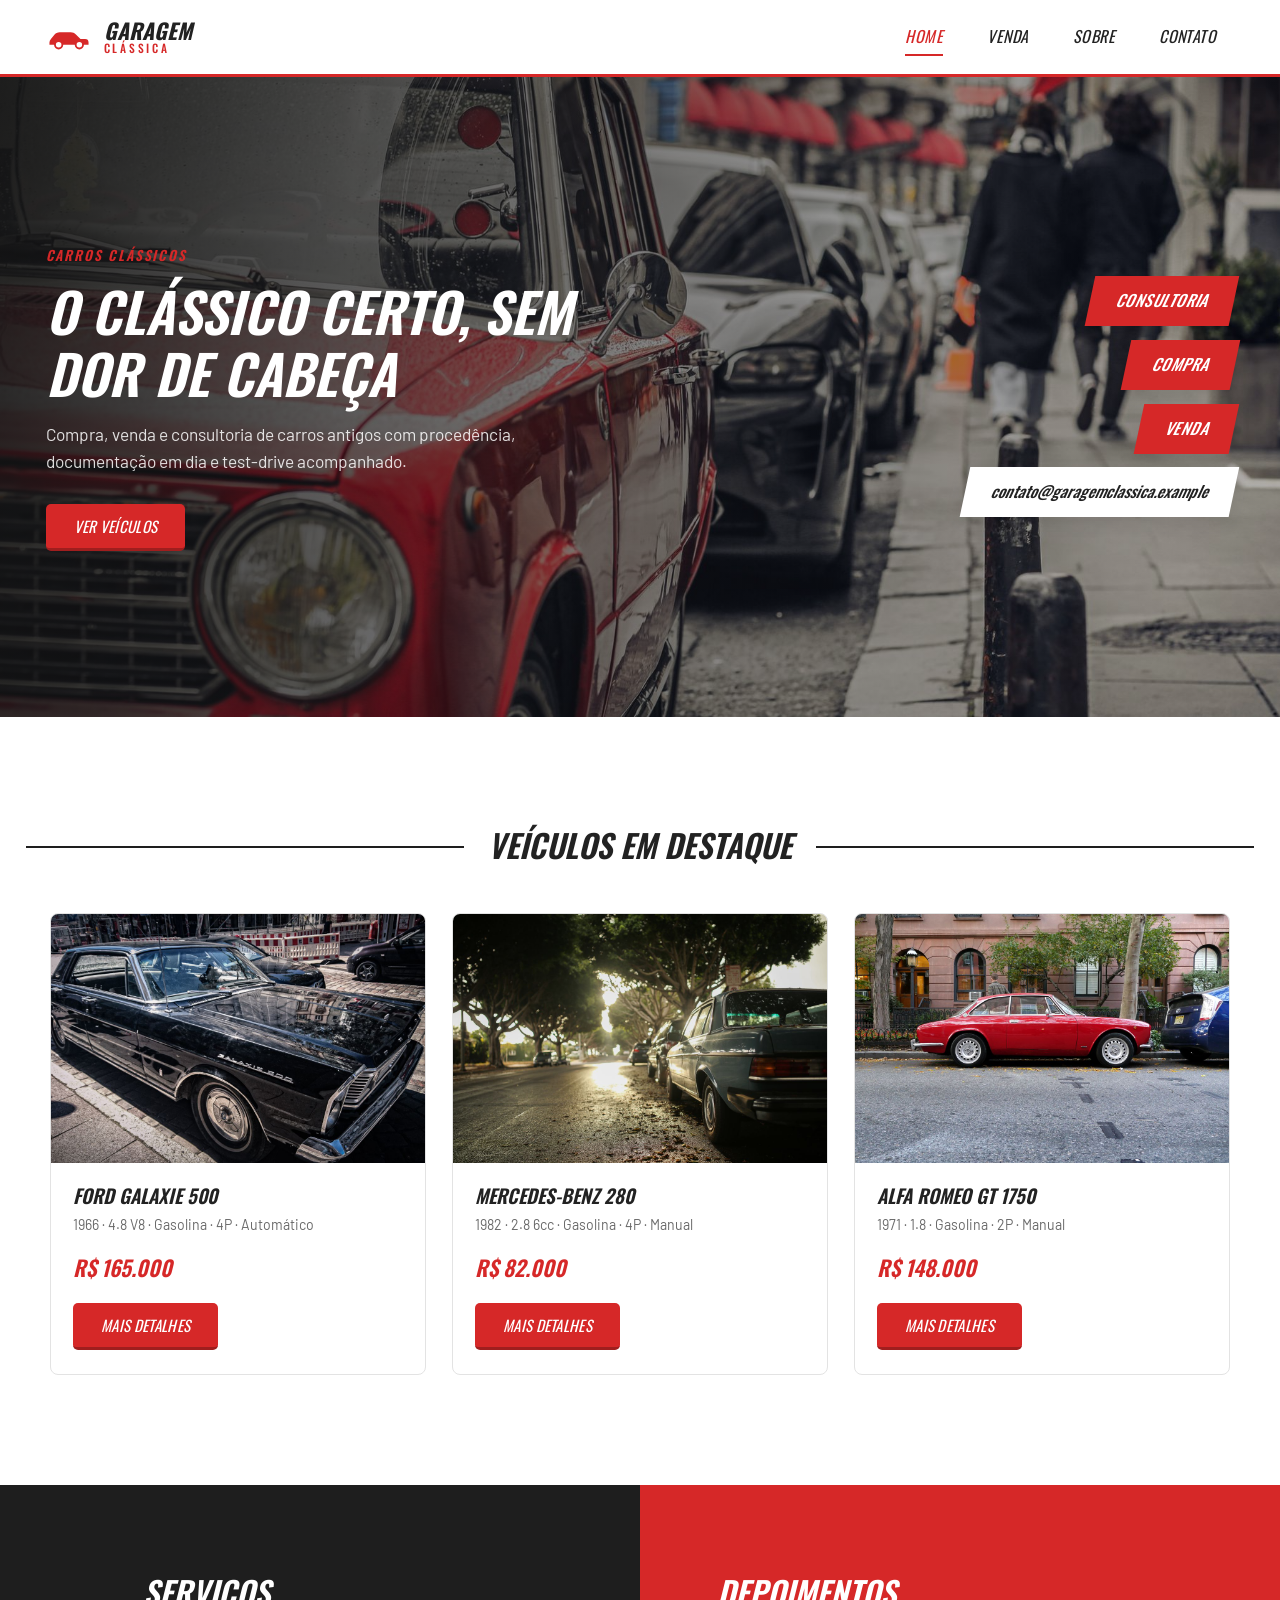
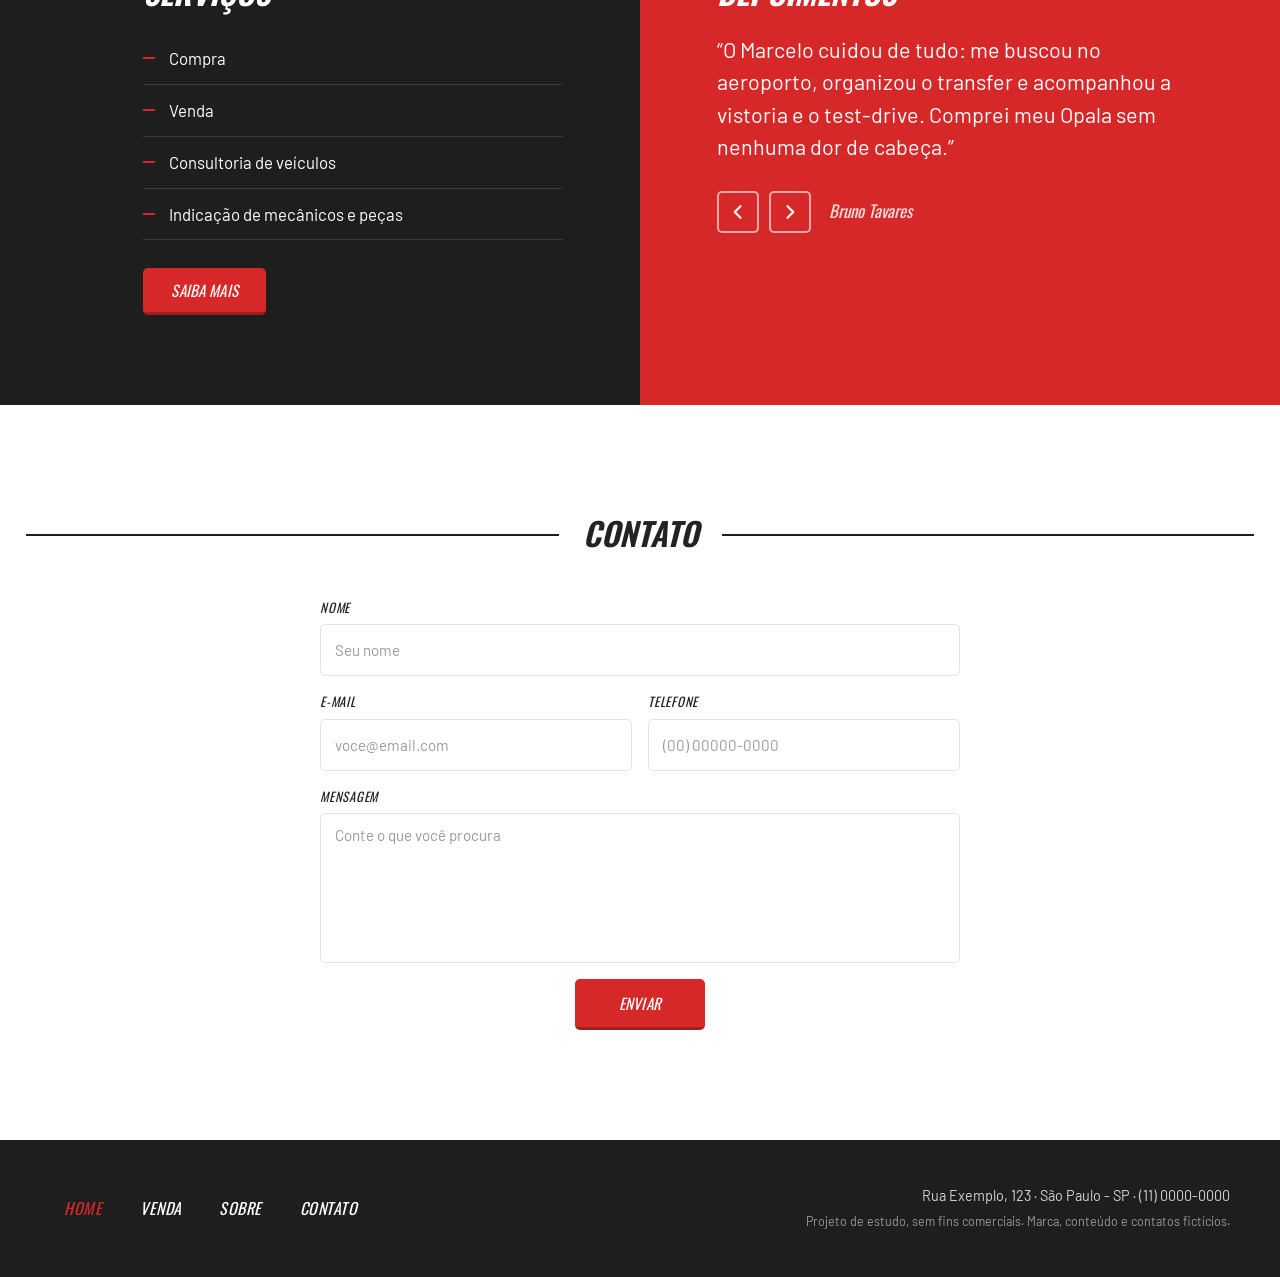
<file: index.html>
<!DOCTYPE html>
<html lang="pt-br">
<head>
	<title>Garagem Clássica | Compra e venda de carros clássicos</title>
	<link href="https://fonts.googleapis.com/css2?family=Barlow:ital,wght@0,400;0,500;0,600;1,400&family=Oswald:wght@400;500;600;700&display=swap" rel="stylesheet">
	<link href="css/style.css" rel="stylesheet" type="text/css" />
	<link href="favicon.svg" rel="icon" type="image/svg+xml" />
	<noscript><style>[data-revelar]{opacity:1;transform:none;}</style></noscript>
	<meta name="description" content="Garagem Clássica — compra, venda e consultoria de carros clássicos com procedência, documentação em dia e test-drive acompanhado." />
	<meta name="keywords" content="carros classicos,carros antigos,compra e venda,consultoria,opala,fusca,karmann ghia" />
	<meta name="author" content="Pedro Farias" />
	<meta name="viewport" content="width=device-width,initial-scale=1.0" />
	<meta charset="utf-8" />
</head>
<body>

<header id="topo">
	<div class="container">
		<div class="logo">
			<a href="index.html" aria-label="Garagem Clássica - página inicial">
				<svg class="logo-icone" viewBox="0 0 40 24" aria-hidden="true" focusable="false">
					<path d="M3 17c0-1 .4-2 1.3-3l2.8-3.6C8.3 8.7 10 8 12 8h9.5c1.7 0 3.3.7 4.5 1.9L30 14h4c2 0 3 1 3 3v2h-4a4 4 0 0 1-8 0H15a4 4 0 0 1-8 0H3v-2z" fill="currentColor"/>
					<circle cx="11" cy="19" r="2.4" fill="#fff"/>
					<circle cx="29" cy="19" r="2.4" fill="#fff"/>
				</svg>
				<span class="logo-texto">
					<strong>Garagem</strong>
					<span>Clássica</span>
				</span>
			</a>
		</div><!--logo-->

		<nav class="desktop">
			<button class="mobile" aria-label="Abrir menu" aria-expanded="false" aria-controls="menu">
				<span></span><span></span><span></span>
			</button>
			<ul id="menu">
				<li><a class="ativo" aria-current="page" href="index.html">Home</a></li>
				<li><a href="venda.html">Venda</a></li>
				<li><a href="sobre.html">Sobre</a></li>
				<li><a href="#contato">Contato</a></li>
			</ul>
		</nav><!--desktop-->
	</div><!--container-->
</header>

<section class="banner">
	<div class="container">
		<div class="banner-texto" data-revelar>
			<span class="kicker">Carros clássicos</span>
			<h1>O clássico certo, sem dor de cabeça</h1>
			<p>Compra, venda e consultoria de carros antigos com procedência, documentação em dia e test-drive acompanhado.</p>
			<a class="btn1" href="venda.html">Ver veículos</a>
		</div><!--banner-texto-->

		<div class="text-banner" data-revelar>
			<div class="text-banner-single">Consultoria</div>
			<div class="text-banner-single">Compra</div>
			<div class="text-banner-single">Venda</div>
			<div class="text-banner-single">contato@garagemclassica.example</div>
		</div><!--text-banner-->
	</div><!--container-->
</section><!--banner-->

<section class="veiculos-destaque">
	<div class="line-titulo">
		<div class="ln1"></div>
		<h2>Veículos em destaque</h2>
	</div><!--line-titulo-->

	<div class="container" data-revelar>
		<div class="vitrine-destaque">
			<img class="carro-img" src="imagens/carro-1.jpg" alt="Ford Galaxie 500 preto, ano 1966" />
			<div class="info-carro">
				<h2>Ford Galaxie 500</h2>
				<p>1966 &middot; 4.8 V8 &middot; Gasolina &middot; 4P &middot; Automático</p>
				<span class="preco">R$ 165.000</span>
				<a class="btn1" href="veiculo-teste.html">Mais detalhes</a>
			</div><!--info-carro-->
		</div><!--vitrine-destaque-->

		<div class="vitrine-destaque">
			<img class="carro-img" src="imagens/carro-4.jpg" alt="Mercedes-Benz W123 azul, ano 1982" />
			<div class="info-carro">
				<h2>Mercedes-Benz 280</h2>
				<p>1982 &middot; 2.8 6cc &middot; Gasolina &middot; 4P &middot; Manual</p>
				<span class="preco">R$ 82.000</span>
				<a class="btn1" href="veiculo-teste.html">Mais detalhes</a>
			</div><!--info-carro-->
		</div><!--vitrine-destaque-->

		<div class="vitrine-destaque">
			<img class="carro-img" src="imagens/carro-2.jpg" alt="Alfa Romeo GT 1750 vermelho, ano 1971" />
			<div class="info-carro">
				<h2>Alfa Romeo GT 1750</h2>
				<p>1971 &middot; 1.8 &middot; Gasolina &middot; 2P &middot; Manual</p>
				<span class="preco">R$ 148.000</span>
				<a class="btn1" href="veiculo-teste.html">Mais detalhes</a>
			</div><!--info-carro-->
		</div><!--vitrine-destaque-->
	</div><!--container-->
</section><!--veiculos-destaque-->

<section class="servicos-descricao">
	<div class="half1" data-revelar>
		<div class="half1-wraper">
			<h2>Serviços</h2>
			<ul>
				<li>Compra</li>
				<li>Venda</li>
				<li>Consultoria de veículos</li>
				<li>Indicação de mecânicos e peças</li>
			</ul>
			<a class="btn1" href="sobre.html">Saiba mais</a>
		</div>
	</div><!--half1-->

	<div class="half2" data-revelar>
		<h2>Depoimentos</h2>
		<div class="depoimento-single" data-carrossel>
			<blockquote>
				&ldquo;O Marcelo cuidou de tudo: me buscou no aeroporto, organizou o transfer e acompanhou a vistoria e o test-drive. Comprei meu Opala sem nenhuma dor de cabeça.&rdquo;
			</blockquote>
			<blockquote hidden>
				&ldquo;Vendi meu Fusca 1970 pela Garagem Clássica em duas semanas, com anúncio bem feito e sem enrolação. Recomendo.&rdquo;
			</blockquote>
			<blockquote hidden>
				&ldquo;Consultoria excelente antes da compra. Me pouparam de fechar negócio com um carro de documentação irregular.&rdquo;
			</blockquote>

			<div class="navigation">
				<div class="arrows">
					<button class="arrow-prev" type="button" aria-label="Depoimento anterior">
						<svg viewBox="0 0 24 24" aria-hidden="true" focusable="false"><path d="M15 5l-7 7 7 7" fill="none" stroke="currentColor" stroke-width="2.5" stroke-linecap="round" stroke-linejoin="round"/></svg>
					</button>
					<button class="arrow-next" type="button" aria-label="Próximo depoimento">
						<svg viewBox="0 0 24 24" aria-hidden="true" focusable="false"><path d="M9 5l7 7-7 7" fill="none" stroke="currentColor" stroke-width="2.5" stroke-linecap="round" stroke-linejoin="round"/></svg>
					</button>
				</div><!--arrows-->
				<div class="nome-depoimento">Bruno Tavares</div>
				<div class="nome-depoimento" hidden>Patrícia Lemos</div>
				<div class="nome-depoimento" hidden>Anderson Reis</div>
			</div><!--navigation-->
		</div><!--depoimento-single-->
	</div><!--half2-->
</section><!--servicos-descricao-->

<section class="contato" id="contato">
	<div class="line-titulo">
		<div class="ln1"></div>
		<h2>Contato</h2>
	</div><!--line-titulo-->

	<form data-revelar>
		<div class="input-wraper w100">
			<label for="nome">Nome</label>
			<input id="nome" placeholder="Seu nome" name="nome" type="text" required />
		</div><!--input-wraper-->

		<div class="input-wraper w50">
			<label for="email">E-mail</label>
			<input id="email" placeholder="voce@email.com" name="e-mail" type="email" required />
		</div><!--input-wraper-->

		<div class="input-wraper w50">
			<label for="telefone">Telefone</label>
			<input id="telefone" placeholder="(00) 00000-0000" name="telefone" type="tel" required />
		</div><!--input-wraper-->

		<div class="input-wraper w100">
			<label for="mensagem">Mensagem</label>
			<textarea id="mensagem" placeholder="Conte o que você procura" name="mensagem" required></textarea>
		</div><!--input-wraper-->

		<div class="input-wraper w100">
			<input class="btn1" type="submit" name="acao" value="Enviar" />
		</div><!--input-wraper-->
	</form>
</section><!--contato-->

<footer>
	<div class="container">
		<nav>
			<ul>
				<li><a class="ativo" href="index.html">Home</a></li>
				<li><a href="venda.html">Venda</a></li>
				<li><a href="sobre.html">Sobre</a></li>
				<li><a href="#contato">Contato</a></li>
			</ul>
		</nav>
		<div class="footer-info">
			<p>Rua Exemplo, 123 &middot; São Paulo - SP &middot; (11) 0000-0000</p>
			<small>Projeto de estudo, sem fins comerciais. Marca, conteúdo e contatos fictícios.</small>
		</div><!--footer-info-->
	</div><!--container-->
</footer>


<script src="js/script.js"></script>
</body>
</html>
</file>
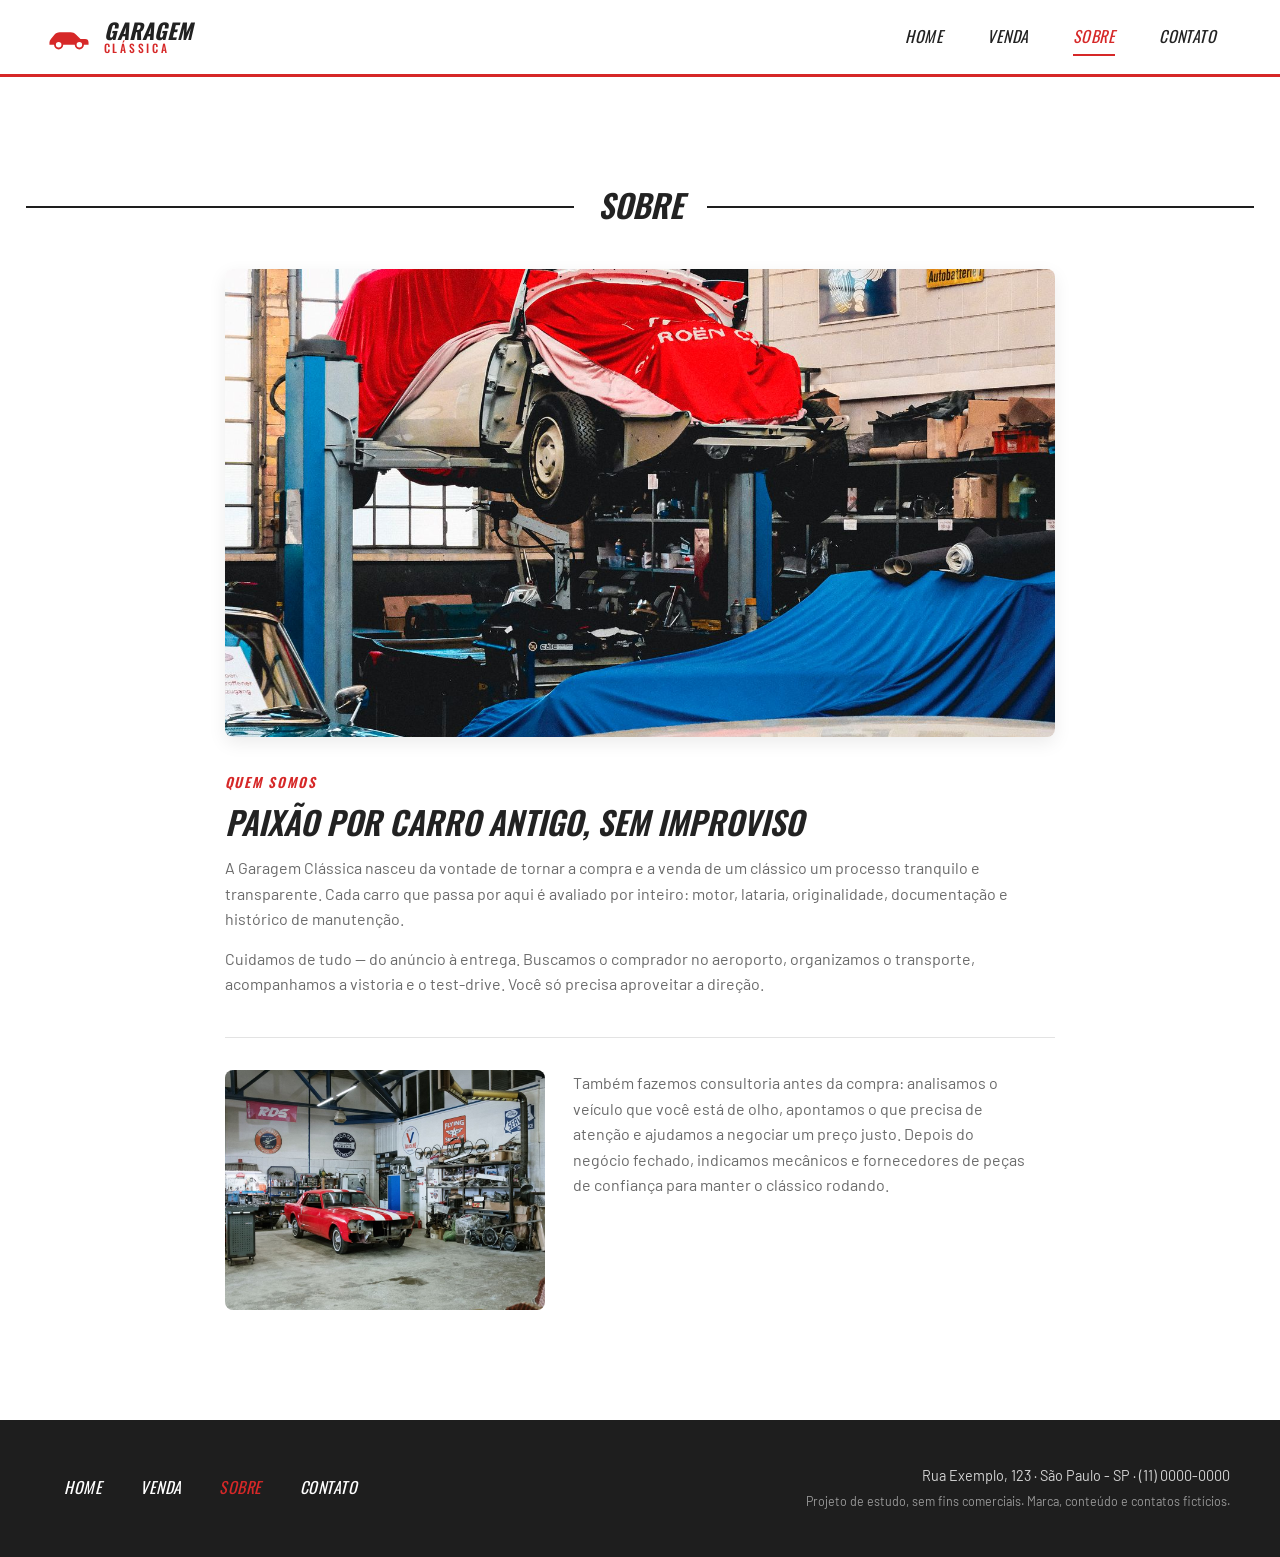
<file: sobre.html>
<!DOCTYPE html>
<html lang="pt-br">
<head>
	<title>Sobre | Garagem Clássica</title>
	<link href="https://fonts.googleapis.com/css2?family=Barlow:ital,wght@0,400;0,500;0,600;1,400&family=Oswald:wght@400;500;600;700&display=swap" rel="stylesheet">
	<link href="css/style.css" rel="stylesheet" type="text/css" />
	<link href="favicon.svg" rel="icon" type="image/svg+xml" />
	<noscript><style>[data-revelar]{opacity:1;transform:none;}</style></noscript>
	<meta name="description" content="Sobre a Garagem Clássica — paixão por carros antigos e um processo de compra e venda tranquilo, com procedência e acompanhamento em cada etapa." />
	<meta name="author" content="Pedro Farias" />
	<meta name="viewport" content="width=device-width,initial-scale=1.0" />
	<meta charset="utf-8" />
</head>
<body>

<header id="topo">
	<div class="container">
		<div class="logo">
			<a href="index.html" aria-label="Garagem Clássica - página inicial">
				<svg class="logo-icone" viewBox="0 0 40 24" aria-hidden="true" focusable="false">
					<path d="M3 17c0-1 .4-2 1.3-3l2.8-3.6C8.3 8.7 10 8 12 8h9.5c1.7 0 3.3.7 4.5 1.9L30 14h4c2 0 3 1 3 3v2h-4a4 4 0 0 1-8 0H15a4 4 0 0 1-8 0H3v-2z" fill="currentColor"/>
					<circle cx="11" cy="19" r="2.4" fill="#fff"/>
					<circle cx="29" cy="19" r="2.4" fill="#fff"/>
				</svg>
				<span class="logo-texto">
					<strong>Garagem</strong>
					<span>Clássica</span>
				</span>
			</a>
		</div><!--logo-->

		<nav class="desktop">
			<button class="mobile" aria-label="Abrir menu" aria-expanded="false" aria-controls="menu">
				<span></span><span></span><span></span>
			</button>
			<ul id="menu">
				<li><a href="index.html">Home</a></li>
				<li><a href="venda.html">Venda</a></li>
				<li><a class="ativo" aria-current="page" href="sobre.html">Sobre</a></li>
				<li><a href="index.html#contato">Contato</a></li>
			</ul>
		</nav><!--desktop-->
	</div><!--container-->
</header>

<section class="sobre">
	<div class="line-titulo">
		<div class="ln1"></div>
		<h1>Sobre</h1>
	</div><!--line-titulo-->

	<div class="container">
		<img class="img-destaque-sobre" src="imagens/sobre-1.jpg" alt="Oficina da Garagem Clássica com um carro antigo no elevador" data-revelar />

		<div class="descricao-autor" data-revelar>
			<span class="kicker">Quem somos</span>
			<h2>Paixão por carro antigo, sem improviso</h2>
			<p>
				A Garagem Clássica nasceu da vontade de tornar a compra e a venda de um clássico um processo tranquilo e transparente. Cada carro que passa por aqui é avaliado por inteiro: motor, lataria, originalidade, documentação e histórico de manutenção.
			</p>
			<p>
				Cuidamos de tudo — do anúncio à entrega. Buscamos o comprador no aeroporto, organizamos o transporte, acompanhamos a vistoria e o test-drive. Você só precisa aproveitar a direção.
			</p>
		</div><!--descricao-autor-->

		<div class="descricao-autor2" data-revelar>
			<img class="img-small" src="imagens/sobre-2.jpg" alt="Carro clássico em processo de restauração na oficina" />
			<p>
				Também fazemos consultoria antes da compra: analisamos o veículo que você está de olho, apontamos o que precisa de atenção e ajudamos a negociar um preço justo. Depois do negócio fechado, indicamos mecânicos e fornecedores de peças de confiança para manter o clássico rodando.
			</p>
			<div class="clear"></div>
		</div><!--descricao-autor2-->
	</div><!--container-->
</section><!--sobre-->

<footer>
	<div class="container">
		<nav>
			<ul>
				<li><a href="index.html">Home</a></li>
				<li><a href="venda.html">Venda</a></li>
				<li><a class="ativo" href="sobre.html">Sobre</a></li>
				<li><a href="index.html#contato">Contato</a></li>
			</ul>
		</nav>
		<div class="footer-info">
			<p>Rua Exemplo, 123 &middot; São Paulo - SP &middot; (11) 0000-0000</p>
			<small>Projeto de estudo, sem fins comerciais. Marca, conteúdo e contatos fictícios.</small>
		</div><!--footer-info-->
	</div><!--container-->
</footer>


<script src="js/script.js"></script>
</body>
</html>
</file>
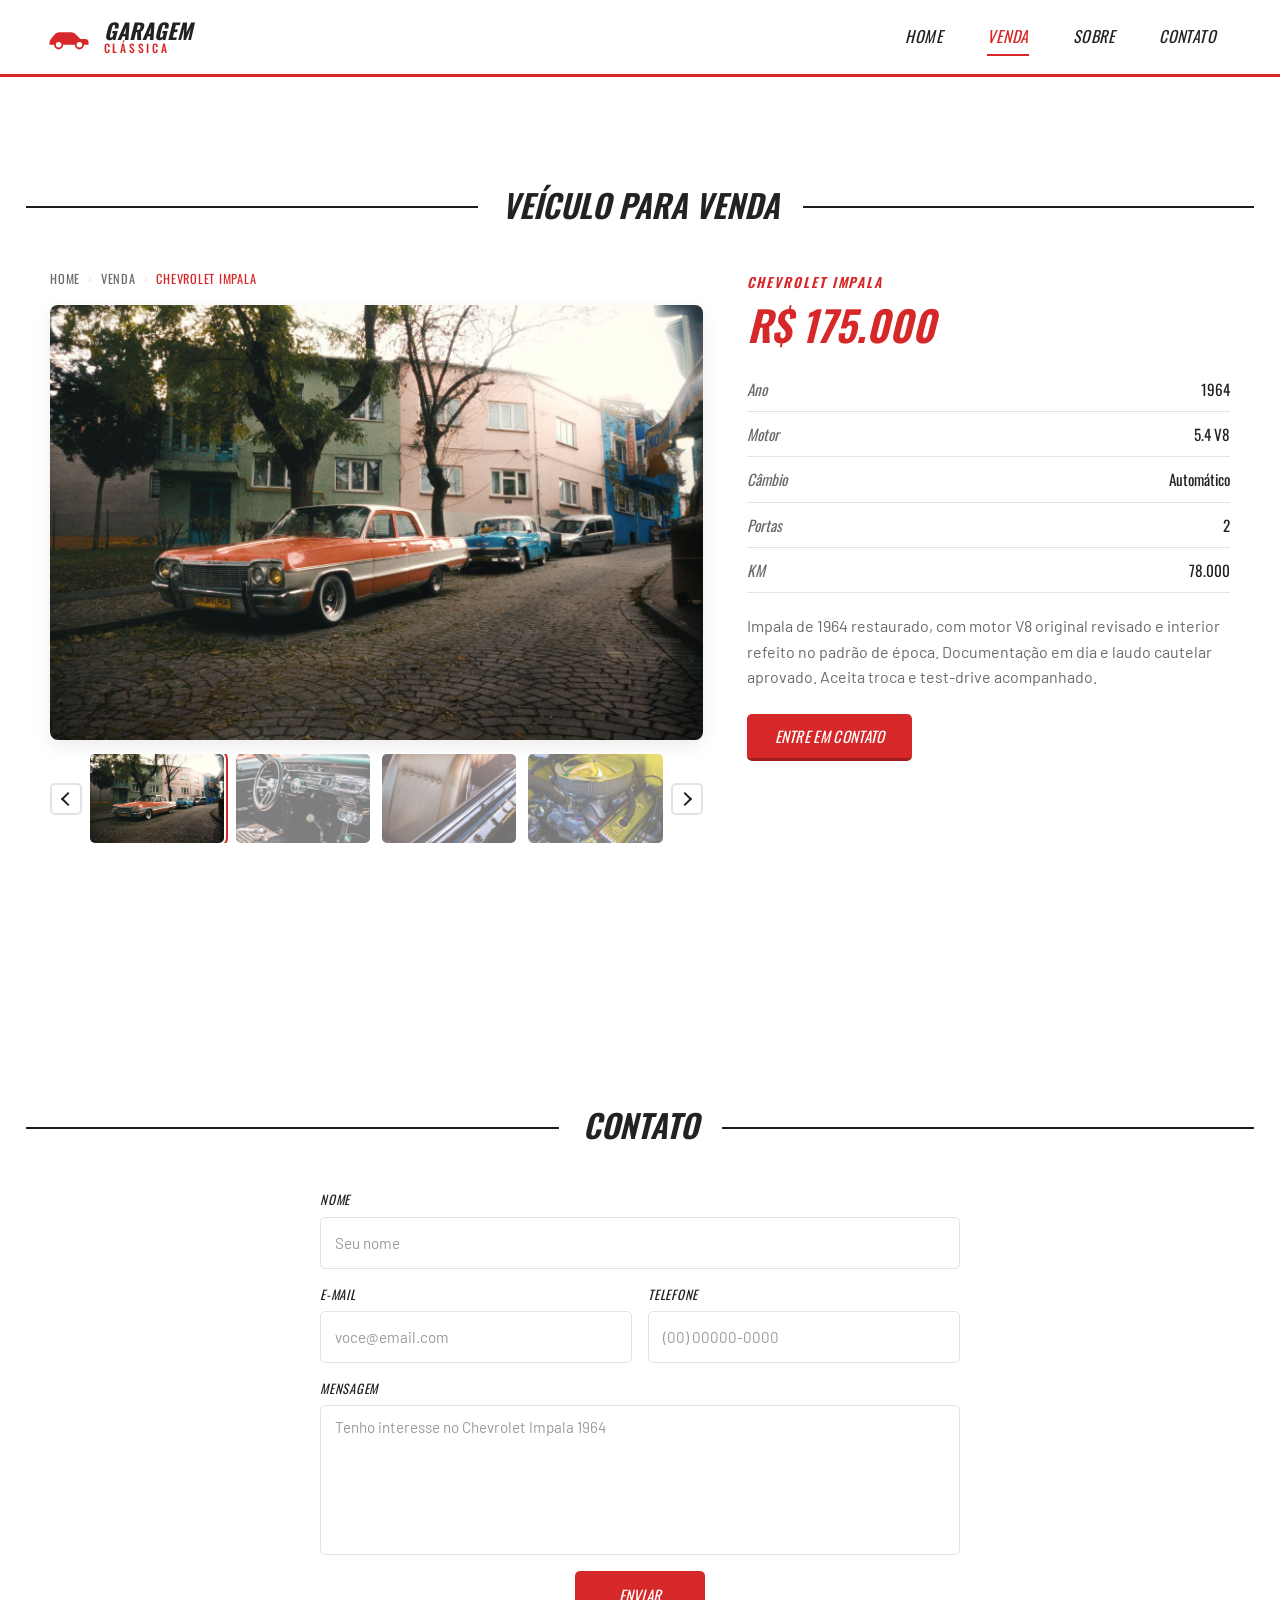
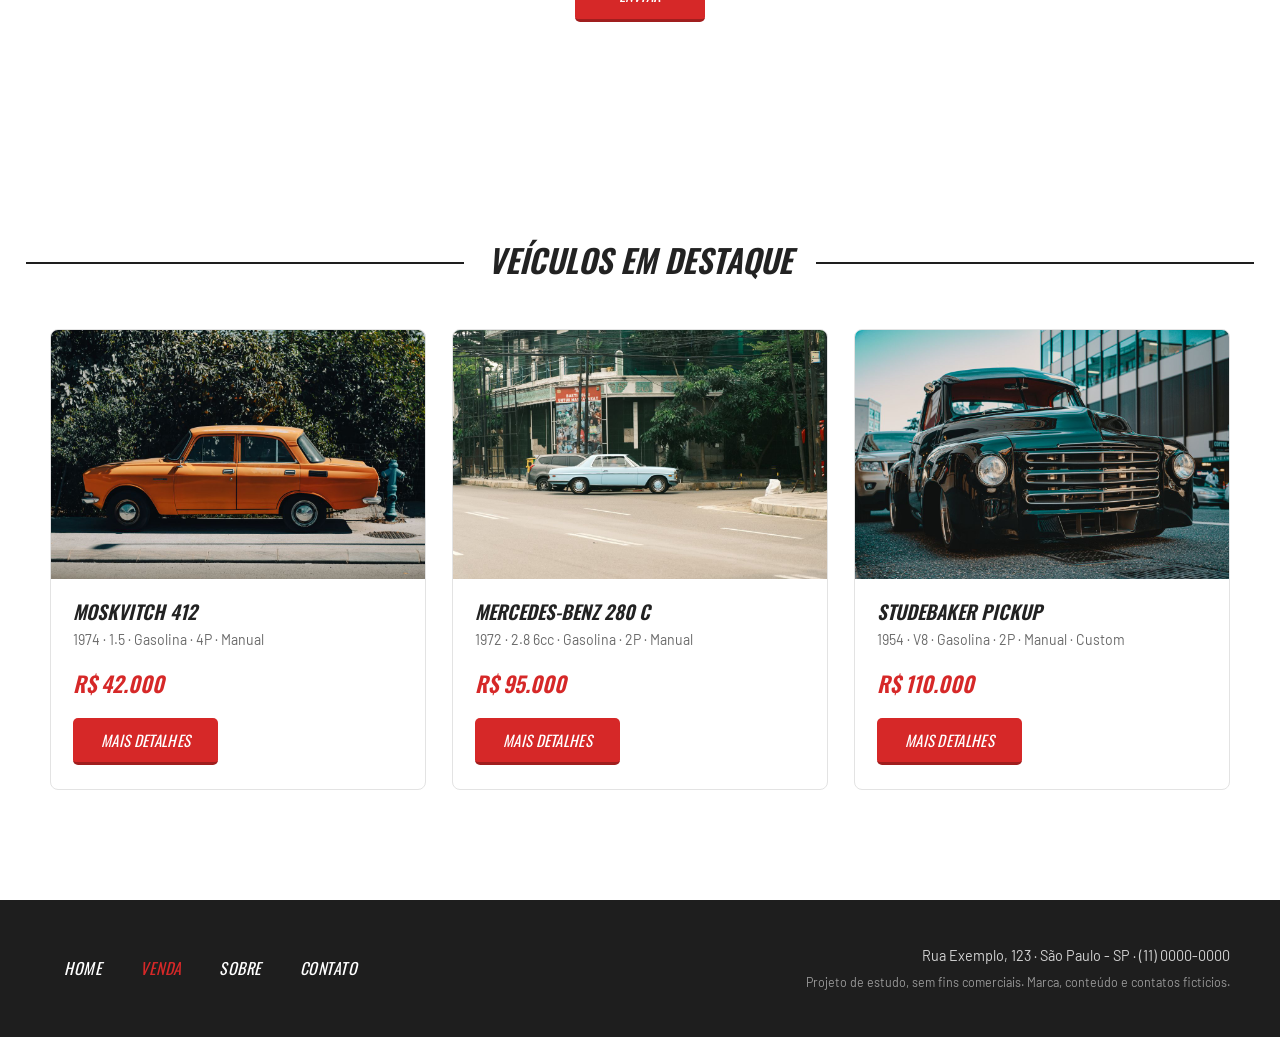
<file: veiculo-teste.html>
<!DOCTYPE html>
<html lang="pt-br">
<head>
	<title>Chevrolet Impala 1964 | Garagem Clássica</title>
	<link href="https://fonts.googleapis.com/css2?family=Barlow:ital,wght@0,400;0,500;0,600;1,400&family=Oswald:wght@400;500;600;700&display=swap" rel="stylesheet">
	<link href="css/style.css" rel="stylesheet" type="text/css" />
	<link href="favicon.svg" rel="icon" type="image/svg+xml" />
	<noscript><style>[data-revelar]{opacity:1;transform:none;}</style></noscript>
	<meta name="description" content="Chevrolet Impala 1964 à venda na Garagem Clássica — restaurado, V8 original revisado, documentação em dia." />
	<meta name="author" content="Pedro Farias" />
	<meta name="viewport" content="width=device-width,initial-scale=1.0" />
	<meta charset="utf-8" />
</head>
<body>

<header id="topo">
	<div class="container">
		<div class="logo">
			<a href="index.html" aria-label="Garagem Clássica - página inicial">
				<svg class="logo-icone" viewBox="0 0 40 24" aria-hidden="true" focusable="false">
					<path d="M3 17c0-1 .4-2 1.3-3l2.8-3.6C8.3 8.7 10 8 12 8h9.5c1.7 0 3.3.7 4.5 1.9L30 14h4c2 0 3 1 3 3v2h-4a4 4 0 0 1-8 0H15a4 4 0 0 1-8 0H3v-2z" fill="currentColor"/>
					<circle cx="11" cy="19" r="2.4" fill="#fff"/>
					<circle cx="29" cy="19" r="2.4" fill="#fff"/>
				</svg>
				<span class="logo-texto">
					<strong>Garagem</strong>
					<span>Clássica</span>
				</span>
			</a>
		</div><!--logo-->

		<nav class="desktop">
			<button class="mobile" aria-label="Abrir menu" aria-expanded="false" aria-controls="menu">
				<span></span><span></span><span></span>
			</button>
			<ul id="menu">
				<li><a href="index.html">Home</a></li>
				<li><a class="ativo" aria-current="page" href="venda.html">Venda</a></li>
				<li><a href="sobre.html">Sobre</a></li>
				<li><a href="index.html#contato">Contato</a></li>
			</ul>
		</nav><!--desktop-->
	</div><!--container-->
</header>

<section class="venda-single">
	<div class="line-titulo">
		<div class="ln1"></div>
		<h1>Veículo para venda</h1>
	</div><!--line-titulo-->

	<div class="container">
		<div class="info-veiculo" data-revelar>
			<nav class="info-bread" aria-label="Você está em">
				<a href="index.html">Home</a><span>&rsaquo;</span>
				<a href="venda.html">Venda</a><span>&rsaquo;</span>
				<a href="veiculo-teste.html" aria-current="page">Chevrolet Impala</a>
			</nav><!--info-bread-->

			<img class="foto-destaque" id="foto-destaque" src="imagens/veiculo-1.jpg" alt="Chevrolet Impala 1964, vista frontal" />

			<div class="nav-galeria-parent">
				<button class="arrow-left-nav" type="button" aria-label="Fotos anteriores"></button>
				<button class="arrow-right-nav" type="button" aria-label="Próximas fotos"></button>
				<div class="nav-galeria">
					<div class="nav-galeria-wraper">
						<div class="mini-img-wraper">
							<img class="mini-img" src="imagens/veiculo-1.jpg" alt="Vista frontal" />
						</div>
						<div class="mini-img-wraper">
							<img class="mini-img" src="imagens/veiculo-2.jpg" alt="Painel e volante" />
						</div>
						<div class="mini-img-wraper">
							<img class="mini-img" src="imagens/veiculo-3.jpg" alt="Bancos" />
						</div>
						<div class="mini-img-wraper">
							<img class="mini-img" src="imagens/veiculo-4.jpg" alt="Motor V8" />
						</div>
						<div class="mini-img-wraper">
							<img class="mini-img" src="imagens/veiculo-5.jpg" alt="Volante em detalhe" />
						</div>
					</div><!--nav-galeria-wraper-->
				</div><!--nav-galeria-->
			</div><!--nav-galeria-parent-->
		</div><!--info-veiculo-->

		<div class="descricao-veiculo" data-revelar>
			<span class="kicker">Chevrolet Impala</span>
			<h2>R$ 175.000</h2>
			<ul class="ficha">
				<li><span>Ano</span> 1964</li>
				<li><span>Motor</span> 5.4 V8</li>
				<li><span>Câmbio</span> Automático</li>
				<li><span>Portas</span> 2</li>
				<li><span>KM</span> 78.000</li>
			</ul>
			<p>Impala de 1964 restaurado, com motor V8 original revisado e interior refeito no padrão de época. Documentação em dia e laudo cautelar aprovado. Aceita troca e test-drive acompanhado.</p>
			<a class="btn1" href="index.html#contato">Entre em contato</a>
		</div><!--descricao-veiculo-->
		<div class="clear"></div>
	</div><!--container-->
</section><!--venda-single-->

<section class="contato" id="contato">
	<div class="line-titulo">
		<div class="ln1"></div>
		<h2>Contato</h2>
	</div><!--line-titulo-->

	<form data-revelar>
		<div class="input-wraper w100">
			<label for="nome">Nome</label>
			<input id="nome" placeholder="Seu nome" name="nome" type="text" required />
		</div><!--input-wraper-->

		<div class="input-wraper w50">
			<label for="email">E-mail</label>
			<input id="email" placeholder="voce@email.com" name="e-mail" type="email" required />
		</div><!--input-wraper-->

		<div class="input-wraper w50">
			<label for="telefone">Telefone</label>
			<input id="telefone" placeholder="(00) 00000-0000" name="telefone" type="tel" required />
		</div><!--input-wraper-->

		<div class="input-wraper w100">
			<label for="mensagem">Mensagem</label>
			<textarea id="mensagem" placeholder="Tenho interesse no Chevrolet Impala 1964" name="mensagem" required></textarea>
		</div><!--input-wraper-->

		<div class="input-wraper w100">
			<input class="btn1" type="submit" name="acao" value="Enviar" />
		</div><!--input-wraper-->
	</form>
</section><!--contato-->

<section class="veiculos-destaque">
	<div class="line-titulo">
		<div class="ln1"></div>
		<h2>Veículos em destaque</h2>
	</div><!--line-titulo-->

	<div class="container" data-revelar>
		<div class="vitrine-destaque">
			<img class="carro-img" src="imagens/carro-6.jpg" alt="Moskvitch 412 laranja, ano 1974" />
			<div class="info-carro">
				<h2>Moskvitch 412</h2>
				<p>1974 &middot; 1.5 &middot; Gasolina &middot; 4P &middot; Manual</p>
				<span class="preco">R$ 42.000</span>
				<a class="btn1" href="veiculo-teste.html">Mais detalhes</a>
			</div><!--info-carro-->
		</div><!--vitrine-destaque-->

		<div class="vitrine-destaque">
			<img class="carro-img" src="imagens/carro-3.jpg" alt="Mercedes-Benz W114 azul-claro, ano 1972" />
			<div class="info-carro">
				<h2>Mercedes-Benz 280 C</h2>
				<p>1972 &middot; 2.8 6cc &middot; Gasolina &middot; 2P &middot; Manual</p>
				<span class="preco">R$ 95.000</span>
				<a class="btn1" href="veiculo-teste.html">Mais detalhes</a>
			</div><!--info-carro-->
		</div><!--vitrine-destaque-->

		<div class="vitrine-destaque">
			<img class="carro-img" src="imagens/carro-5.jpg" alt="Picape Studebaker preta customizada, ano 1954" />
			<div class="info-carro">
				<h2>Studebaker Pickup</h2>
				<p>1954 &middot; V8 &middot; Gasolina &middot; 2P &middot; Manual &middot; Custom</p>
				<span class="preco">R$ 110.000</span>
				<a class="btn1" href="veiculo-teste.html">Mais detalhes</a>
			</div><!--info-carro-->
		</div><!--vitrine-destaque-->
	</div><!--container-->
</section><!--veiculos-destaque-->

<footer>
	<div class="container">
		<nav>
			<ul>
				<li><a href="index.html">Home</a></li>
				<li><a class="ativo" href="venda.html">Venda</a></li>
				<li><a href="sobre.html">Sobre</a></li>
				<li><a href="index.html#contato">Contato</a></li>
			</ul>
		</nav>
		<div class="footer-info">
			<p>Rua Exemplo, 123 &middot; São Paulo - SP &middot; (11) 0000-0000</p>
			<small>Projeto de estudo, sem fins comerciais. Marca, conteúdo e contatos fictícios.</small>
		</div><!--footer-info-->
	</div><!--container-->
</footer>


<script src="js/script.js"></script>
</body>
</html>
</file>
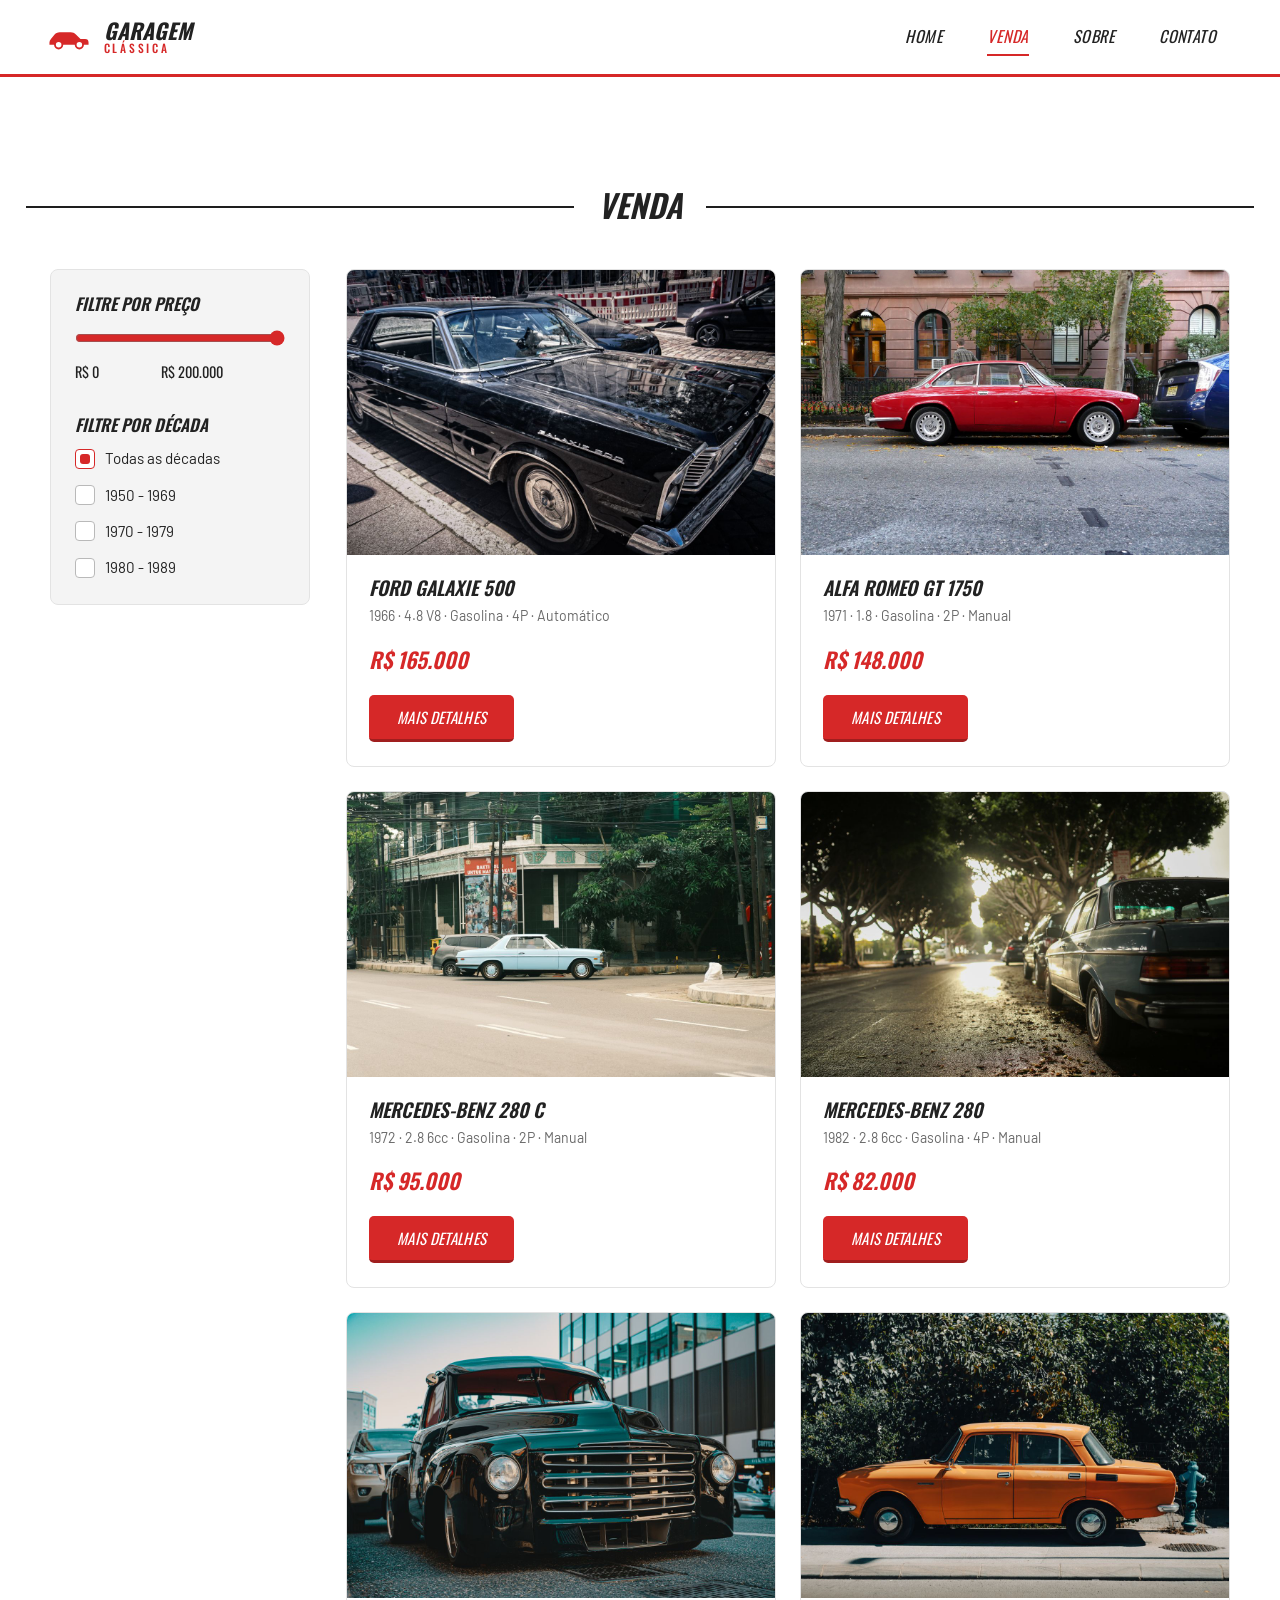
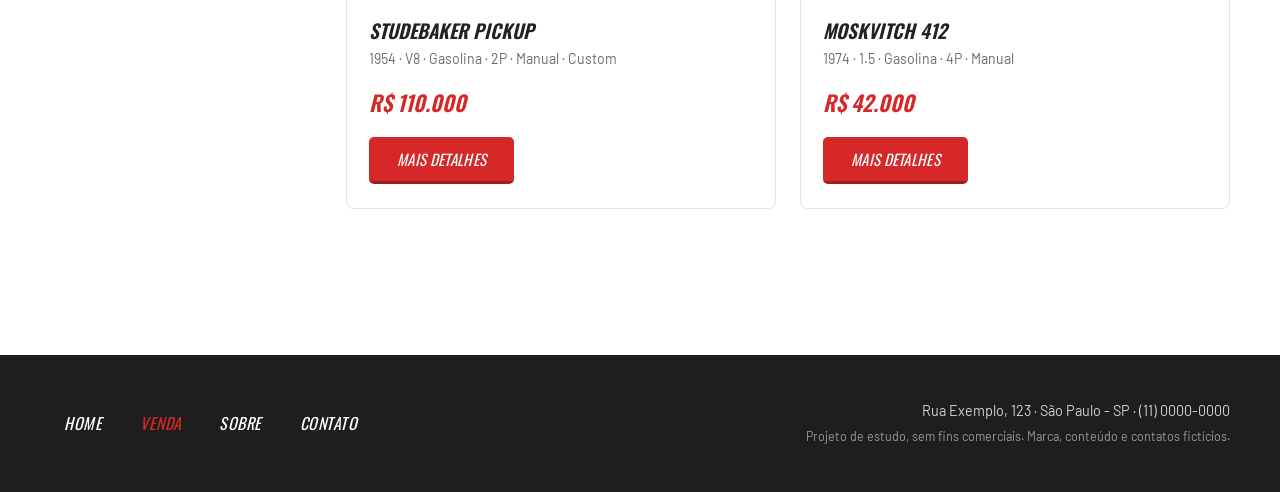
<file: venda.html>
<!DOCTYPE html>
<html lang="pt-br">
<head>
	<title>Venda | Garagem Clássica</title>
	<link href="https://fonts.googleapis.com/css2?family=Barlow:ital,wght@0,400;0,500;0,600;1,400&family=Oswald:wght@400;500;600;700&display=swap" rel="stylesheet">
	<link href="css/style.css" rel="stylesheet" type="text/css" />
	<link href="favicon.svg" rel="icon" type="image/svg+xml" />
	<noscript><style>[data-revelar]{opacity:1;transform:none;}</style></noscript>
	<meta name="description" content="Carros clássicos à venda na Garagem Clássica — filtre por preço e por década e encontre o seu." />
	<meta name="author" content="Pedro Farias" />
	<meta name="viewport" content="width=device-width,initial-scale=1.0" />
	<meta charset="utf-8" />
</head>
<body>

<header id="topo">
	<div class="container">
		<div class="logo">
			<a href="index.html" aria-label="Garagem Clássica - página inicial">
				<svg class="logo-icone" viewBox="0 0 40 24" aria-hidden="true" focusable="false">
					<path d="M3 17c0-1 .4-2 1.3-3l2.8-3.6C8.3 8.7 10 8 12 8h9.5c1.7 0 3.3.7 4.5 1.9L30 14h4c2 0 3 1 3 3v2h-4a4 4 0 0 1-8 0H15a4 4 0 0 1-8 0H3v-2z" fill="currentColor"/>
					<circle cx="11" cy="19" r="2.4" fill="#fff"/>
					<circle cx="29" cy="19" r="2.4" fill="#fff"/>
				</svg>
				<span class="logo-texto">
					<strong>Garagem</strong>
					<span>Clássica</span>
				</span>
			</a>
		</div><!--logo-->

		<nav class="desktop">
			<button class="mobile" aria-label="Abrir menu" aria-expanded="false" aria-controls="menu">
				<span></span><span></span><span></span>
			</button>
			<ul id="menu">
				<li><a href="index.html">Home</a></li>
				<li><a class="ativo" aria-current="page" href="venda.html">Venda</a></li>
				<li><a href="sobre.html">Sobre</a></li>
				<li><a href="index.html#contato">Contato</a></li>
			</ul>
		</nav><!--desktop-->
	</div><!--container-->
</header>

<section class="venda">
	<div class="line-titulo">
		<div class="ln1"></div>
		<h1>Venda</h1>
	</div><!--line-titulo-->

	<div class="content-venda">
		<div class="container">
			<div class="sidebar" data-revelar>
				<div class="search1">
					<h2>Filtre por preço</h2>
					<input type="range" id="preco-max" min="0" max="200000" step="5000" value="200000" aria-label="Preço máximo" />
					<div class="valor-pesquisa">
						<p>R$ 0</p>
						<p id="preco-label">R$ 200.000</p>
						<div class="clear"></div>
					</div><!--valor-pesquisa-->
				</div><!--search1-->

				<div class="search2">
					<h2>Filtre por década</h2>
					<form>
						<div class="form-venda-wraper">
							<input type="radio" name="decada" id="dec-todas" value="todas" checked />
							<label for="dec-todas"><span class="circle"></span></label>
							<span>Todas as décadas</span>
						</div><!--form-venda-wraper-->

						<div class="form-venda-wraper">
							<input type="radio" name="decada" id="dec-50" value="1950" />
							<label for="dec-50"><span class="circle"></span></label>
							<span>1950 - 1969</span>
						</div><!--form-venda-wraper-->

						<div class="form-venda-wraper">
							<input type="radio" name="decada" id="dec-70" value="1970" />
							<label for="dec-70"><span class="circle"></span></label>
							<span>1970 - 1979</span>
						</div><!--form-venda-wraper-->

						<div class="form-venda-wraper">
							<input type="radio" name="decada" id="dec-80" value="1980" />
							<label for="dec-80"><span class="circle"></span></label>
							<span>1980 - 1989</span>
						</div><!--form-venda-wraper-->
					</form>
				</div><!--search2-->
			</div><!--sidebar-->

			<div class="vitrine-venda" data-revelar>
				<div class="vitrine-destaque" data-ano="1966" data-preco="165000">
					<img class="carro-img" src="imagens/carro-1.jpg" alt="Ford Galaxie 500 preto, ano 1966" />
					<div class="info-carro">
						<h2>Ford Galaxie 500</h2>
						<p>1966 &middot; 4.8 V8 &middot; Gasolina &middot; 4P &middot; Automático</p>
						<span class="preco">R$ 165.000</span>
						<a class="btn1" href="veiculo-teste.html">Mais detalhes</a>
					</div><!--info-carro-->
				</div><!--vitrine-destaque-->

				<div class="vitrine-destaque" data-ano="1971" data-preco="148000">
					<img class="carro-img" src="imagens/carro-2.jpg" alt="Alfa Romeo GT 1750 vermelho, ano 1971" />
					<div class="info-carro">
						<h2>Alfa Romeo GT 1750</h2>
						<p>1971 &middot; 1.8 &middot; Gasolina &middot; 2P &middot; Manual</p>
						<span class="preco">R$ 148.000</span>
						<a class="btn1" href="veiculo-teste.html">Mais detalhes</a>
					</div><!--info-carro-->
				</div><!--vitrine-destaque-->

				<div class="vitrine-destaque" data-ano="1972" data-preco="95000">
					<img class="carro-img" src="imagens/carro-3.jpg" alt="Mercedes-Benz W114 azul-claro, ano 1972" />
					<div class="info-carro">
						<h2>Mercedes-Benz 280 C</h2>
						<p>1972 &middot; 2.8 6cc &middot; Gasolina &middot; 2P &middot; Manual</p>
						<span class="preco">R$ 95.000</span>
						<a class="btn1" href="veiculo-teste.html">Mais detalhes</a>
					</div><!--info-carro-->
				</div><!--vitrine-destaque-->

				<div class="vitrine-destaque" data-ano="1982" data-preco="82000">
					<img class="carro-img" src="imagens/carro-4.jpg" alt="Mercedes-Benz W123 azul, ano 1982" />
					<div class="info-carro">
						<h2>Mercedes-Benz 280</h2>
						<p>1982 &middot; 2.8 6cc &middot; Gasolina &middot; 4P &middot; Manual</p>
						<span class="preco">R$ 82.000</span>
						<a class="btn1" href="veiculo-teste.html">Mais detalhes</a>
					</div><!--info-carro-->
				</div><!--vitrine-destaque-->

				<div class="vitrine-destaque" data-ano="1954" data-preco="110000">
					<img class="carro-img" src="imagens/carro-5.jpg" alt="Picape Studebaker preta customizada, ano 1954" />
					<div class="info-carro">
						<h2>Studebaker Pickup</h2>
						<p>1954 &middot; V8 &middot; Gasolina &middot; 2P &middot; Manual &middot; Custom</p>
						<span class="preco">R$ 110.000</span>
						<a class="btn1" href="veiculo-teste.html">Mais detalhes</a>
					</div><!--info-carro-->
				</div><!--vitrine-destaque-->

				<div class="vitrine-destaque" data-ano="1974" data-preco="42000">
					<img class="carro-img" src="imagens/carro-6.jpg" alt="Moskvitch 412 laranja, ano 1974" />
					<div class="info-carro">
						<h2>Moskvitch 412</h2>
						<p>1974 &middot; 1.5 &middot; Gasolina &middot; 4P &middot; Manual</p>
						<span class="preco">R$ 42.000</span>
						<a class="btn1" href="veiculo-teste.html">Mais detalhes</a>
					</div><!--info-carro-->
				</div><!--vitrine-destaque-->

				<p class="sem-resultado" hidden>Nenhum veículo encontrado com esses filtros.</p>
			</div><!--vitrine-venda-->

			<div class="clear"></div>
		</div><!--container-->
	</div><!--content-venda-->
</section><!--venda-->

<footer>
	<div class="container">
		<nav>
			<ul>
				<li><a href="index.html">Home</a></li>
				<li><a class="ativo" href="venda.html">Venda</a></li>
				<li><a href="sobre.html">Sobre</a></li>
				<li><a href="index.html#contato">Contato</a></li>
			</ul>
		</nav>
		<div class="footer-info">
			<p>Rua Exemplo, 123 &middot; São Paulo - SP &middot; (11) 0000-0000</p>
			<small>Projeto de estudo, sem fins comerciais. Marca, conteúdo e contatos fictícios.</small>
		</div><!--footer-info-->
	</div><!--container-->
</footer>


<script src="js/script.js"></script>
</body>
</html>
</file>
<file: css/style.css>
*{
	margin: 0;
	padding: 0;
	box-sizing: border-box;
}

:root{
	--cor-primaria: #d62828;
	--cor-primaria-escura: #a01e1e;
	--cor-escura: #1e1e1e;
	--cor-escura-2: #262626;

	--cor-texto: #222222;
	--cor-texto-suave: #6a6a6a;
	--cor-fundo: #ffffff;
	--cor-fundo-alt: #f4f4f4;
	--cor-borda: #e3e3e3;

	--espaco-secao: clamp(56px, 9vw, 110px);
	--raio: 8px;
	--raio-sm: 5px;
	--sombra: 0 14px 34px rgba(0,0,0,0.14);
	--sombra-suave: 0 6px 18px rgba(0,0,0,0.08);
	--transicao: 0.25s ease;
	--max-largura: 1240px;
}

html{
	scroll-behavior: smooth;
	scroll-padding-top: 90px;
}

html,body{
	height: 100%;
}

body{
	font-family: 'Barlow', sans-serif;
	font-size: 16px;
	line-height: 1.6;
	color: var(--cor-texto);
	background-color: var(--cor-fundo);
	overflow-x: hidden;
}

img{
	max-width: 100%;
	display: block;
}

a{
	color: var(--cor-primaria);
	text-decoration: none;
	transition: color var(--transicao);
}

h1,h2,h3{
	font-family: 'Oswald', 'Barlow', sans-serif;
	font-weight: 600;
	line-height: 1.15;
	text-transform: uppercase;
	color: var(--cor-texto);
}

h1{
	font-size: clamp(2rem, 5.5vw, 3.4rem);
}

h2{
	font-size: clamp(1.5rem, 3vw, 2rem);
}

p{
	color: var(--cor-texto-suave);
}

.container{
	width: 100%;
	max-width: var(--max-largura);
	margin: 0 auto;
	padding: 0 2%;
}

.clear{
	clear: both;
}

.kicker{
	display: inline-block;
	font-family: 'Oswald', sans-serif;
	font-size: 0.85rem;
	font-weight: 600;
	font-style: italic;
	letter-spacing: 0.14em;
	text-transform: uppercase;
	color: var(--cor-primaria);
}

.btn1{
	display: inline-block;
	padding: 0 28px;
	line-height: 44px;
	background-color: var(--cor-primaria);
	border-bottom: 3px solid var(--cor-primaria-escura);
	border-radius: var(--raio-sm);
	color: white;
	font-family: 'Oswald', sans-serif;
	font-size: 0.95rem;
	font-style: italic;
	text-transform: uppercase;
	letter-spacing: 0.02em;
	cursor: pointer;
	transition: background-color var(--transicao), transform var(--transicao), box-shadow var(--transicao);
}

.btn1:hover{
	background-color: var(--cor-primaria-escura);
	color: white;
	transform: translateY(-2px);
	box-shadow: var(--sombra-suave);
}

.btn1:active{
	transform: translateY(0);
}

.line-titulo{
	max-width: var(--max-largura);
	margin: 0 auto;
	position: relative;
	text-align: center;
}

.ln1{
	position: absolute;
	left: 0;
	top: 50%;
	width: 100%;
	height: 2px;
	background-color: var(--cor-escura);
}

.line-titulo h1,
.line-titulo h2{
	position: relative;
	display: inline-block;
	padding: 0 24px;
	background-color: var(--cor-fundo);
	font-size: clamp(1.5rem, 3vw, 2rem);
	font-style: italic;
}

header{
	position: sticky;
	top: 0;
	z-index: 20;
	background-color: var(--cor-fundo);
	border-bottom: 3px solid var(--cor-primaria);
	transition: box-shadow var(--transicao);
}

header.rolagem{
	box-shadow: var(--sombra-suave);
}

header .container{
	display: flex;
	align-items: center;
	justify-content: space-between;
	padding-top: 16px;
	padding-bottom: 16px;
}

header .logo a{
	display: flex;
	align-items: center;
	gap: 12px;
}

.logo-icone{
	width: 46px;
	height: auto;
	flex-shrink: 0;
	color: var(--cor-primaria);
}

.logo-texto{
	display: flex;
	flex-direction: column;
	font-family: 'Oswald', sans-serif;
	line-height: 1;
	text-transform: uppercase;
}

.logo-texto strong{
	font-size: 1.35rem;
	font-weight: 700;
	font-style: italic;
	color: var(--cor-texto);
}

.logo-texto span{
	font-size: 0.72rem;
	font-weight: 500;
	letter-spacing: 0.24em;
	color: var(--cor-primaria);
}

header nav.desktop ul{
	display: flex;
	align-items: center;
	gap: 8px;
	list-style-type: none;
}

header nav.desktop ul li a{
	position: relative;
	display: block;
	padding: 8px 18px;
	color: var(--cor-texto);
	font-family: 'Oswald', sans-serif;
	font-size: 1rem;
	font-style: italic;
	text-transform: uppercase;
	letter-spacing: 0.03em;
}

header nav.desktop ul li a::after{
	content: "";
	position: absolute;
	left: 18px;
	right: 18px;
	bottom: 2px;
	height: 2px;
	background-color: var(--cor-primaria);
	transform: scaleX(0);
	transform-origin: left;
	transition: transform var(--transicao);
}

header nav.desktop ul li a:hover::after,
header nav.desktop ul li a.ativo::after{
	transform: scaleX(1);
}

header nav.desktop ul li a.ativo{
	color: var(--cor-primaria);
}

.mobile{
	display: none;
	width: 44px;
	height: 44px;
	padding: 10px;
	border: 0;
	background: transparent;
	cursor: pointer;
}

.mobile span{
	display: block;
	width: 100%;
	height: 2px;
	margin: 5px 0;
	background-color: var(--cor-texto);
	transition: transform var(--transicao), opacity var(--transicao);
}

section.banner{
	position: relative;
	overflow: hidden;
	color: white;
	background-color: var(--cor-escura);
	background-image:
		linear-gradient(100deg, rgba(20,20,20,0.92) 0%, rgba(20,20,20,0.55) 45%, rgba(20,20,20,0.2) 100%),
		url('../imagens/hero.jpg');
	background-size: cover;
	background-position: center;
}

section.banner .container{
	display: flex;
	align-items: center;
	justify-content: space-between;
	gap: 48px;
	min-height: clamp(460px, 74vh, 640px);
	padding-top: 70px;
	padding-bottom: 70px;
}

.banner-texto{
	max-width: 560px;
}

.banner-texto .kicker{
	color: var(--cor-primaria);
}

.banner-texto h1{
	margin: 12px 0 16px;
	color: white;
	font-style: italic;
}

.banner-texto p{
	color: rgba(255,255,255,0.85);
	font-size: 1.08rem;
}

.banner-texto .btn1{
	margin-top: 28px;
}

.text-banner{
	flex-shrink: 0;
	display: flex;
	flex-direction: column;
	gap: 14px;
}

.text-banner-single{
	align-self: flex-end;
	padding: 12px 26px;
	background-color: var(--cor-primaria);
	transform: skewX(-12deg);
	font-family: 'Oswald', sans-serif;
	font-size: 1rem;
	font-style: italic;
	font-weight: 500;
	text-transform: uppercase;
	letter-spacing: 0.03em;
	box-shadow: var(--sombra-suave);
}

.text-banner .text-banner-single:last-child{
	background-color: white;
	color: var(--cor-texto);
	text-transform: none;
	letter-spacing: 0;
}

section.veiculos-destaque{
	padding: var(--espaco-secao) 2%;
}

section.veiculos-destaque .container{
	margin-top: 48px;
	display: grid;
	grid-template-columns: repeat(3, 1fr);
	gap: 26px;
}

.vitrine-destaque{
	display: flex;
	flex-direction: column;
	border: 1px solid var(--cor-borda);
	border-radius: var(--raio);
	overflow: hidden;
	background-color: var(--cor-fundo);
	transition: transform var(--transicao), box-shadow var(--transicao);
}

.vitrine-destaque:hover{
	transform: translateY(-5px);
	box-shadow: var(--sombra);
}

.vitrine-destaque .carro-img{
	width: 100%;
	aspect-ratio: 3 / 2;
	object-fit: cover;
	background-color: var(--cor-fundo-alt);
}

.vitrine-destaque .info-carro{
	display: flex;
	flex-direction: column;
	align-items: flex-start;
	flex-grow: 1;
	padding: 22px 22px 24px;
}

.vitrine-destaque h2{
	font-size: 1.2rem;
	font-style: italic;
}

.vitrine-destaque p{
	margin-top: 6px;
	font-size: 0.88rem;
}

.vitrine-destaque .preco{
	display: block;
	margin: 14px 0 18px;
	font-family: 'Oswald', sans-serif;
	font-size: 1.35rem;
	font-weight: 600;
	font-style: italic;
	color: var(--cor-primaria);
}

.vitrine-destaque .btn1{
	margin-top: auto;
}

section.servicos-descricao{
	display: flex;
	flex-wrap: wrap;
}

.servicos-descricao .half1,
.servicos-descricao .half2{
	flex: 1 1 50%;
	padding: clamp(48px, 7vw, 90px) clamp(24px, 6vw, 90px);
	color: white;
}

.servicos-descricao .half1{
	background-color: var(--cor-escura);
	display: flex;
	justify-content: flex-end;
}

.half1-wraper{
	width: 100%;
	max-width: 420px;
}

.half1-wraper h2{
	color: white;
	font-style: italic;
}

.half1-wraper ul{
	margin: 22px 0 28px;
	list-style: none;
}

.half1-wraper li{
	padding: 12px 0 12px 26px;
	position: relative;
	border-bottom: 1px solid rgba(255,255,255,0.12);
	font-size: 1.05rem;
}

.half1-wraper li::before{
	content: "";
	position: absolute;
	left: 0;
	top: 50%;
	width: 12px;
	height: 2px;
	background-color: var(--cor-primaria);
	transform: translateY(-50%) skewX(-12deg);
}

.servicos-descricao .half2{
	background-color: var(--cor-primaria);
}

.half2 h2{
	color: white;
	font-style: italic;
}

.half2 .depoimento-single{
	margin-top: 22px;
}

.depoimento-single blockquote{
	font-size: clamp(1.05rem, 1.8vw, 1.35rem);
	line-height: 1.5;
	color: white;
}

.depoimento-single .navigation{
	display: flex;
	align-items: center;
	gap: 18px;
	margin-top: 28px;
}

.navigation .arrows{
	display: flex;
	gap: 10px;
}

.navigation .arrows button{
	width: 42px;
	height: 42px;
	display: flex;
	align-items: center;
	justify-content: center;
	padding: 0;
	border: 2px solid rgba(255,255,255,0.6);
	border-radius: var(--raio-sm);
	background: transparent;
	color: white;
	cursor: pointer;
	transition: background-color var(--transicao), border-color var(--transicao);
}

.navigation .arrows button:hover{
	background-color: white;
	border-color: white;
	color: var(--cor-primaria);
}

.navigation .arrows button svg{
	width: 20px;
	height: 20px;
}

.nome-depoimento{
	font-family: 'Oswald', sans-serif;
	font-size: 1.05rem;
	font-style: italic;
	color: rgba(255,255,255,0.85);
}

section.contato{
	padding: var(--espaco-secao) 2%;
}

section.contato form{
	width: 100%;
	max-width: 640px;
	margin: 44px auto 0;
	display: flex;
	flex-wrap: wrap;
	gap: 16px;
}

.input-wraper{
	display: flex;
	flex-direction: column;
}

.w100{
	width: 100%;
}

.w50{
	width: calc(50% - 8px);
}

.input-wraper label{
	margin-bottom: 6px;
	font-family: 'Oswald', sans-serif;
	font-size: 0.8rem;
	font-style: italic;
	text-transform: uppercase;
	letter-spacing: 0.06em;
	color: var(--cor-texto);
}

.input-wraper input[type=text],
.input-wraper input[type=email],
.input-wraper input[type=tel]{
	width: 100%;
	height: 52px;
	padding: 0 14px;
	border: 1px solid var(--cor-borda);
	border-radius: var(--raio-sm);
	font-family: inherit;
	font-size: 0.95rem;
	transition: border-color var(--transicao), box-shadow var(--transicao);
}

.input-wraper textarea{
	width: 100%;
	height: 150px;
	padding: 12px 14px;
	border: 1px solid var(--cor-borda);
	border-radius: var(--raio-sm);
	font-family: inherit;
	font-size: 0.95rem;
	resize: none;
	transition: border-color var(--transicao), box-shadow var(--transicao);
}

.input-wraper input:focus,
.input-wraper textarea:focus{
	outline: none;
	border-color: var(--cor-primaria);
	box-shadow: 0 0 0 3px rgba(214,40,40,0.16);
}

.input-wraper:last-child{
	align-items: center;
}

.input-wraper input[type=submit]{
	border: 0;
	border-bottom: 3px solid var(--cor-primaria-escura);
	line-height: 48px;
	padding: 0 44px;
}

.form-ok{
	width: 100%;
	padding: 10px 2px;
	font-family: 'Oswald', sans-serif;
	font-style: italic;
	color: var(--cor-primaria);
}

footer{
	padding: 44px 2%;
	background-color: var(--cor-escura);
	color: white;
}

footer .container{
	display: flex;
	align-items: center;
	justify-content: space-between;
	gap: 24px 40px;
	flex-wrap: wrap;
}

footer nav ul{
	display: flex;
	flex-wrap: wrap;
	gap: 6px 10px;
	list-style-type: none;
}

footer nav ul li a{
	display: block;
	padding: 6px 14px;
	color: white;
	font-family: 'Oswald', sans-serif;
	font-style: italic;
	text-transform: uppercase;
	letter-spacing: 0.03em;
}

footer nav ul li a:hover,
footer nav ul li a.ativo{
	color: var(--cor-primaria);
}

.footer-info{
	text-align: right;
}

.footer-info p{
	color: rgba(255,255,255,0.8);
	font-size: 0.9rem;
}

.footer-info small{
	color: rgba(255,255,255,0.55);
	font-size: 0.78rem;
}

section.sobre{
	padding: var(--espaco-secao) 2%;
}

section.sobre .container{
	max-width: 880px;
	margin-top: 44px;
}

.img-destaque-sobre{
	width: 100%;
	aspect-ratio: 16 / 9;
	object-fit: cover;
	border-radius: var(--raio);
	box-shadow: var(--sombra-suave);
}

section.sobre .descricao-autor{
	margin-top: 32px;
}

.descricao-autor h2{
	margin: 10px 0 14px;
	font-style: italic;
}

.descricao-autor p + p{
	margin-top: 14px;
}

.descricao-autor2{
	display: flex;
	align-items: flex-start;
	gap: 28px;
	margin-top: 40px;
	padding-top: 32px;
	border-top: 1px solid var(--cor-borda);
}

.descricao-autor2 .img-small{
	flex-shrink: 0;
	width: 40%;
	max-width: 320px;
	aspect-ratio: 4 / 3;
	object-fit: cover;
	border-radius: var(--raio);
}

.descricao-autor2 p{
	flex: 1;
}

section.venda{
	padding: var(--espaco-secao) 2%;
}

.content-venda{
	margin-top: 44px;
}

.content-venda .container{
	display: grid;
	grid-template-columns: 260px 1fr;
	gap: 36px;
	align-items: start;
}

.sidebar{
	position: sticky;
	top: 96px;
	padding: 24px;
	border: 1px solid var(--cor-borda);
	border-radius: var(--raio);
	background-color: var(--cor-fundo-alt);
}

.sidebar h2{
	font-size: 1.05rem;
	font-style: italic;
}

.search1 input[type=range]{
	width: 100%;
	margin-top: 16px;
	accent-color: var(--cor-primaria);
	cursor: pointer;
}

.valor-pesquisa{
	display: flex;
	justify-content: space-between;
	margin-top: 8px;
}

.valor-pesquisa p{
	font-family: 'Oswald', sans-serif;
	font-size: 0.9rem;
	color: var(--cor-texto);
}

.search2{
	margin-top: 32px;
}

.form-venda-wraper{
	display: flex;
	align-items: center;
	gap: 10px;
	margin-top: 12px;
}

.form-venda-wraper input[type=radio]{
	display: none;
}

.form-venda-wraper label{
	width: 20px;
	height: 20px;
	flex-shrink: 0;
	display: flex;
	align-items: center;
	justify-content: center;
	border: 1px solid #b9b9b9;
	border-radius: 4px;
	background-color: white;
	cursor: pointer;
	transition: border-color var(--transicao);
}

.form-venda-wraper .circle{
	width: 10px;
	height: 10px;
	border-radius: 3px;
	background-color: var(--cor-primaria);
	transform: scale(0);
	transition: transform var(--transicao);
}

.form-venda-wraper input[type=radio]:checked + label{
	border-color: var(--cor-primaria);
}

.form-venda-wraper input[type=radio]:checked + label .circle{
	transform: scale(1);
}

.form-venda-wraper span{
	font-size: 0.95rem;
}

.vitrine-venda{
	display: grid;
	grid-template-columns: repeat(2, 1fr);
	gap: 24px;
}

.vitrine-venda .sem-resultado{
	grid-column: 1 / -1;
	padding: 40px 0;
	text-align: center;
	font-family: 'Oswald', sans-serif;
	font-style: italic;
	color: var(--cor-texto-suave);
}

section.venda-single{
	padding: var(--espaco-secao) 2%;
}

section.venda-single .container{
	margin-top: 44px;
	display: grid;
	grid-template-columns: 1.35fr 1fr;
	gap: 44px;
	align-items: start;
}

.info-bread{
	display: flex;
	flex-wrap: wrap;
	align-items: center;
	gap: 8px;
	margin-bottom: 16px;
	font-family: 'Oswald', sans-serif;
	font-size: 0.78rem;
	text-transform: uppercase;
	letter-spacing: 0.06em;
}

.info-bread a{
	color: var(--cor-texto-suave);
}

.info-bread a:last-child{
	color: var(--cor-primaria);
}

.info-bread span{
	color: var(--cor-borda);
}

.foto-destaque{
	width: 100%;
	aspect-ratio: 3 / 2;
	object-fit: cover;
	border-radius: var(--raio);
	box-shadow: var(--sombra-suave);
	background-color: var(--cor-fundo-alt);
}

.nav-galeria-parent{
	position: relative;
	margin-top: 14px;
	padding: 0 40px;
}

.nav-galeria{
	overflow: hidden;
}

.nav-galeria-wraper{
	display: flex;
	gap: 12px;
	transition: transform 0.35s ease;
}

.mini-img-wraper{
	flex: 0 0 calc((100% - 36px) / 4);
}

.mini-img{
	width: 100%;
	aspect-ratio: 3 / 2;
	object-fit: cover;
	border-radius: var(--raio-sm);
	cursor: pointer;
	opacity: 0.55;
	transition: opacity var(--transicao), outline-color var(--transicao);
	outline: 2px solid transparent;
	outline-offset: 2px;
}

.mini-img:hover{
	opacity: 0.85;
}

.mini-img.ativo{
	opacity: 1;
	outline-color: var(--cor-primaria);
}

.arrow-left-nav,
.arrow-right-nav{
	position: absolute;
	top: calc(50% - 16px);
	width: 32px;
	height: 32px;
	padding: 0;
	border: 2px solid var(--cor-borda);
	border-radius: var(--raio-sm);
	background-color: white;
	cursor: pointer;
	transition: border-color var(--transicao), background-color var(--transicao);
}

.arrow-left-nav{ left: 0; }
.arrow-right-nav{ right: 0; }

.arrow-left-nav::before,
.arrow-right-nav::before{
	content: "";
	position: absolute;
	top: 50%;
	left: 50%;
	width: 8px;
	height: 8px;
	border: solid var(--cor-texto);
	border-width: 2px 2px 0 0;
}

.arrow-left-nav::before{
	transform: translate(-30%, -50%) rotate(-135deg);
}

.arrow-right-nav::before{
	transform: translate(-70%, -50%) rotate(45deg);
}

.arrow-left-nav:hover,
.arrow-right-nav:hover{
	border-color: var(--cor-primaria);
}

.descricao-veiculo .kicker{
	color: var(--cor-primaria);
}

.descricao-veiculo h2{
	margin: 6px 0 18px;
	font-size: clamp(1.8rem, 3.5vw, 2.6rem);
	font-style: italic;
	color: var(--cor-primaria);
}

.descricao-veiculo .ficha{
	list-style: none;
	margin-bottom: 20px;
}

.descricao-veiculo .ficha li{
	display: flex;
	justify-content: space-between;
	padding: 10px 0;
	border-bottom: 1px solid var(--cor-borda);
	font-family: 'Oswald', sans-serif;
	font-size: 0.95rem;
}

.descricao-veiculo .ficha li span{
	color: var(--cor-texto-suave);
	font-style: italic;
}

.descricao-veiculo p{
	margin-bottom: 24px;
}

@media screen and (max-width: 1024px){

	.content-venda .container{
		grid-template-columns: 220px 1fr;
		gap: 26px;
	}

	.vitrine-venda{
		grid-template-columns: repeat(2, 1fr);
	}

	section.venda-single .container{
		grid-template-columns: 1fr;
		gap: 32px;
	}
}

@media screen and (max-width: 900px){

	.mobile{
		display: block;
	}

	header nav.desktop{
		position: relative;
	}

	header nav.desktop ul{
		position: absolute;
		right: 0;
		top: calc(100% + 18px);
		flex-direction: column;
		align-items: stretch;
		gap: 2px;
		width: min(280px, 76vw);
		padding: 10px;
		border: 1px solid var(--cor-borda);
		border-top: 3px solid var(--cor-primaria);
		border-radius: var(--raio-sm);
		background-color: var(--cor-fundo);
		box-shadow: var(--sombra);
		opacity: 0;
		visibility: hidden;
		transform: translateY(-10px);
		transition: opacity var(--transicao), transform var(--transicao), visibility var(--transicao);
	}

	header nav.desktop ul.aberto{
		opacity: 1;
		visibility: visible;
		transform: translateY(0);
	}

	header nav.desktop ul li a{
		padding: 12px 14px;
	}

	header nav.desktop ul li a::after{
		display: none;
	}

	header nav.desktop ul li a:hover{
		color: var(--cor-primaria);
	}

	.mobile.ativo span:nth-child(1){
		transform: translateY(7px) rotate(45deg);
	}

	.mobile.ativo span:nth-child(2){
		opacity: 0;
	}

	.mobile.ativo span:nth-child(3){
		transform: translateY(-7px) rotate(-45deg);
	}

	section.banner .container{
		flex-direction: column;
		align-items: flex-start;
		gap: 36px;
	}

	.text-banner{
		align-self: stretch;
	}

	.text-banner-single{
		align-self: flex-start;
	}

	section.veiculos-destaque .container{
		grid-template-columns: repeat(2, 1fr);
	}
}

@media screen and (max-width: 768px){

	section.servicos-descricao{
		flex-direction: column;
	}

	.servicos-descricao .half1{
		justify-content: flex-start;
	}

	.content-venda .container{
		grid-template-columns: 1fr;
	}

	.sidebar{
		position: static;
	}

	.w50{
		width: 100%;
	}

	footer .container{
		flex-direction: column;
		text-align: center;
	}

	.footer-info{
		text-align: center;
	}

	.descricao-autor2{
		flex-direction: column;
	}

	.descricao-autor2 .img-small{
		width: 100%;
		max-width: none;
	}
}

@media screen and (max-width: 560px){

	section.veiculos-destaque .container,
	.vitrine-venda{
		grid-template-columns: 1fr;
	}

	.mini-img-wraper{
		flex-basis: calc((100% - 24px) / 3);
	}

	.text-banner-single{
		padding: 10px 20px;
		font-size: 0.9rem;
	}
}

@media screen and (max-width: 480px){

	.logo-texto strong{
		font-size: 1.15rem;
	}

	.logo-texto span{
		font-size: 0.64rem;
		letter-spacing: 0.18em;
	}
}

::selection{
	background-color: var(--cor-primaria);
	color: white;
}

::placeholder{
	color: #9a9a9a;
}

a:focus-visible,
button:focus-visible,
input:focus-visible,
textarea:focus-visible,
[type=range]:focus-visible{
	outline: 2px solid var(--cor-primaria);
	outline-offset: 3px;
	border-radius: 2px;
}

.logo a{
	transition: opacity var(--transicao);
}

.logo a:hover{
	opacity: 0.8;
}

[data-revelar]{
	opacity: 0;
	transform: translateY(22px);
	transition: opacity 0.6s ease, transform 0.6s ease;
}

[data-revelar].visivel{
	opacity: 1;
	transform: none;
}

@media (prefers-reduced-motion: reduce){

	html{
		scroll-behavior: auto;
	}

	*,
	*::before,
	*::after{
		animation-duration: 0.001ms !important;
		animation-iteration-count: 1 !important;
		transition-duration: 0.001ms !important;
	}

	[data-revelar]{
		opacity: 1;
		transform: none;
	}
}
</file>
